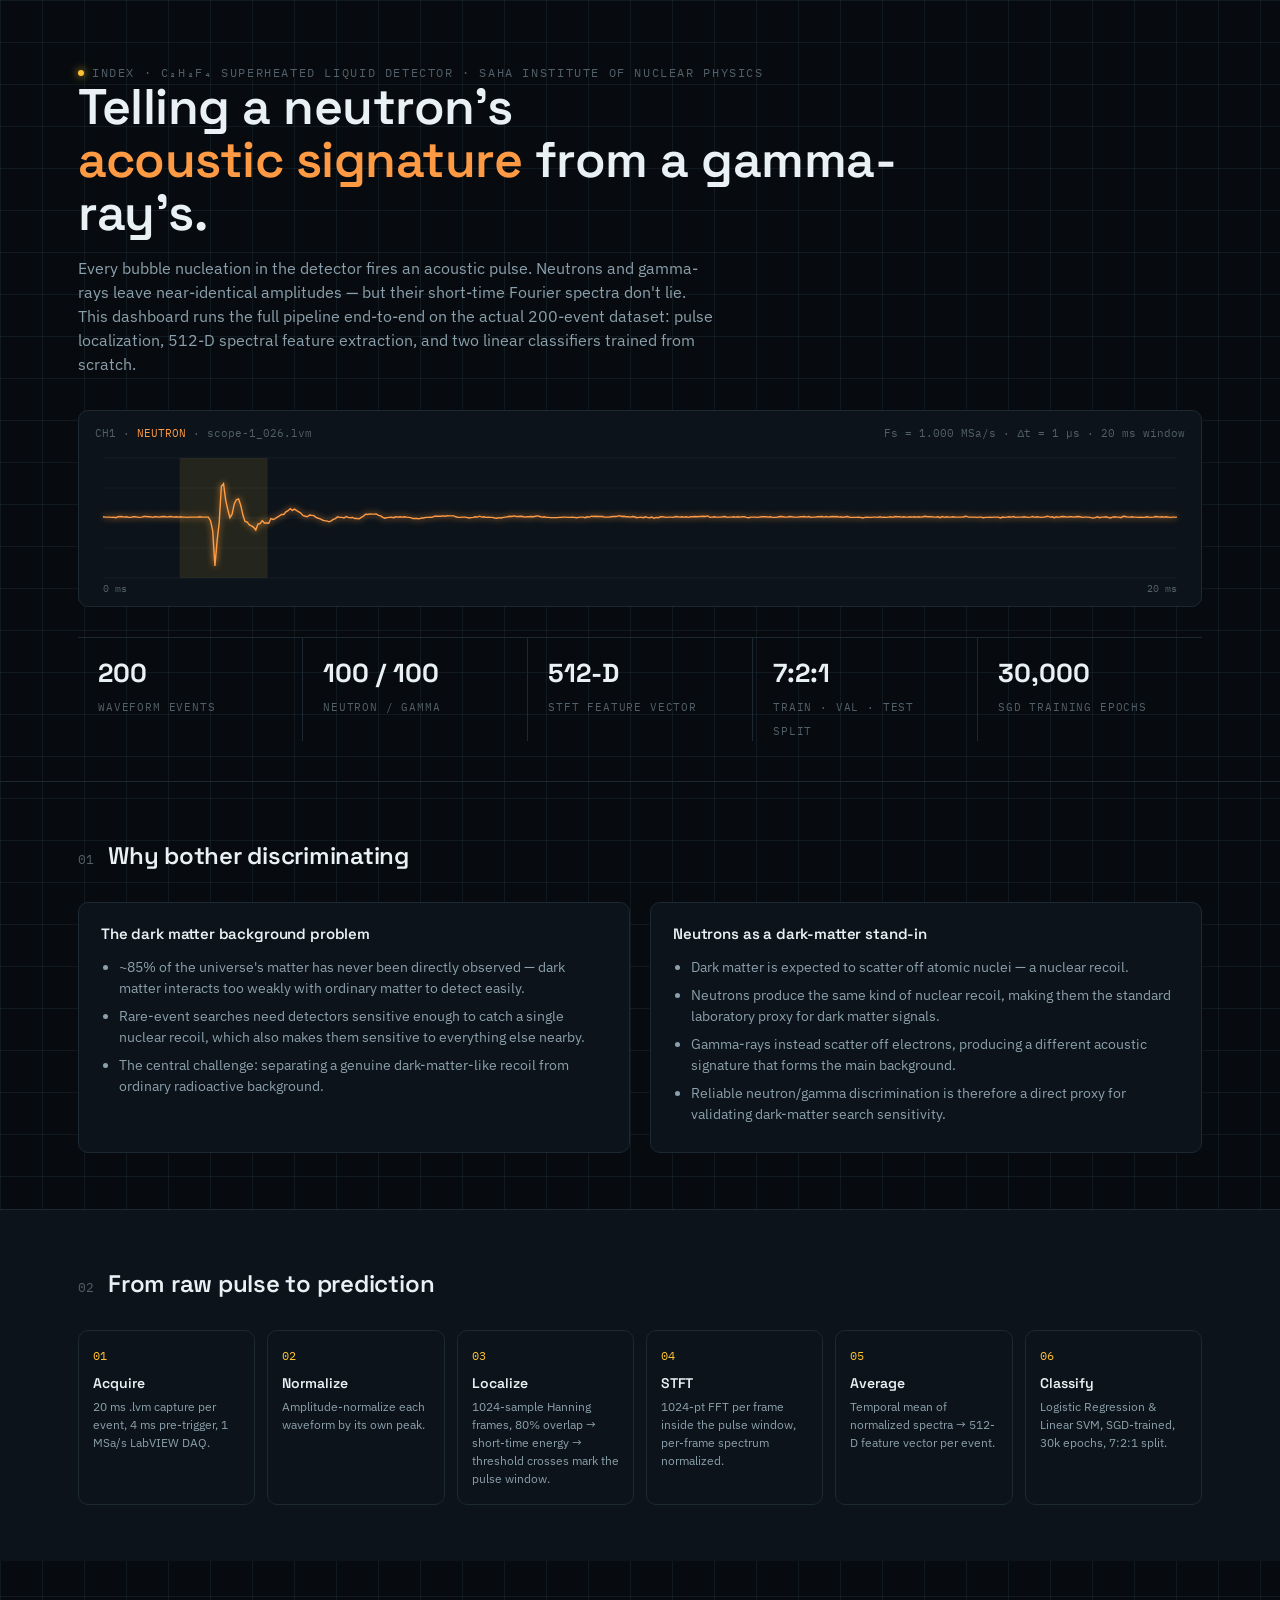
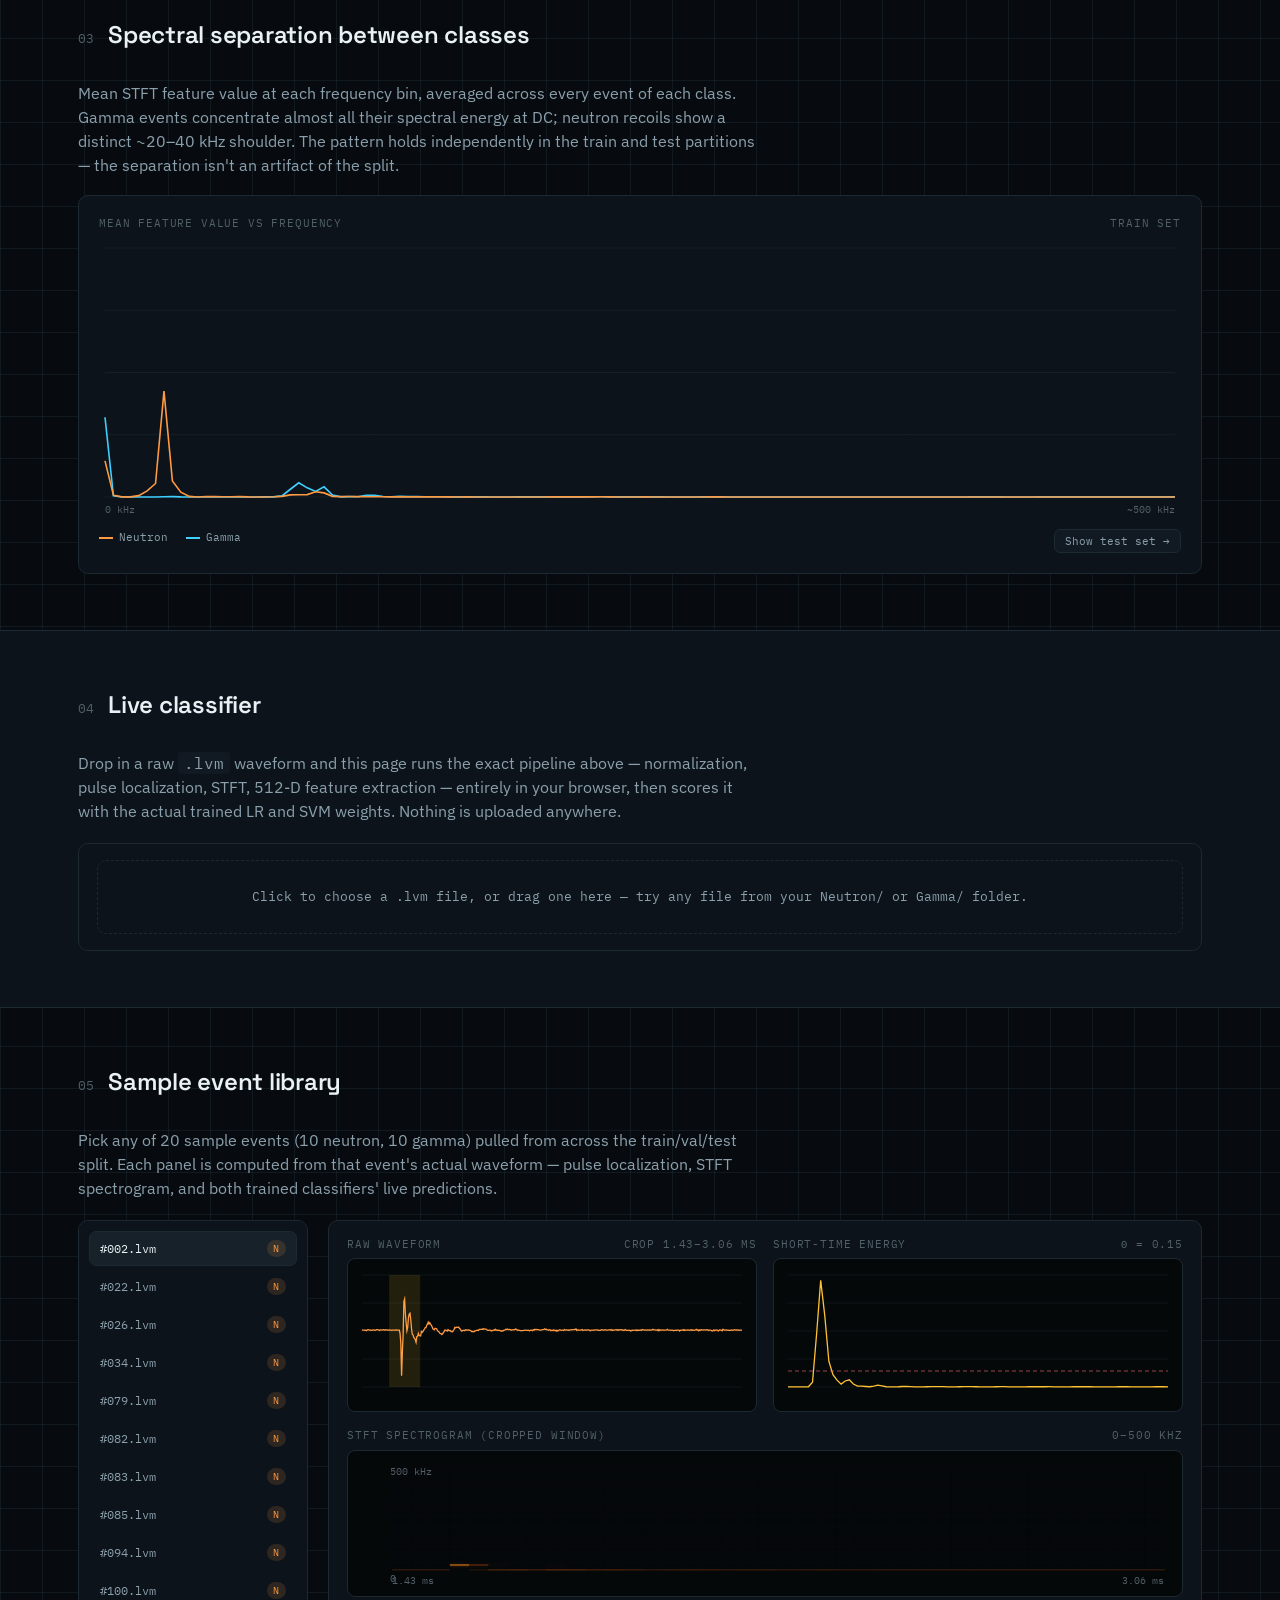
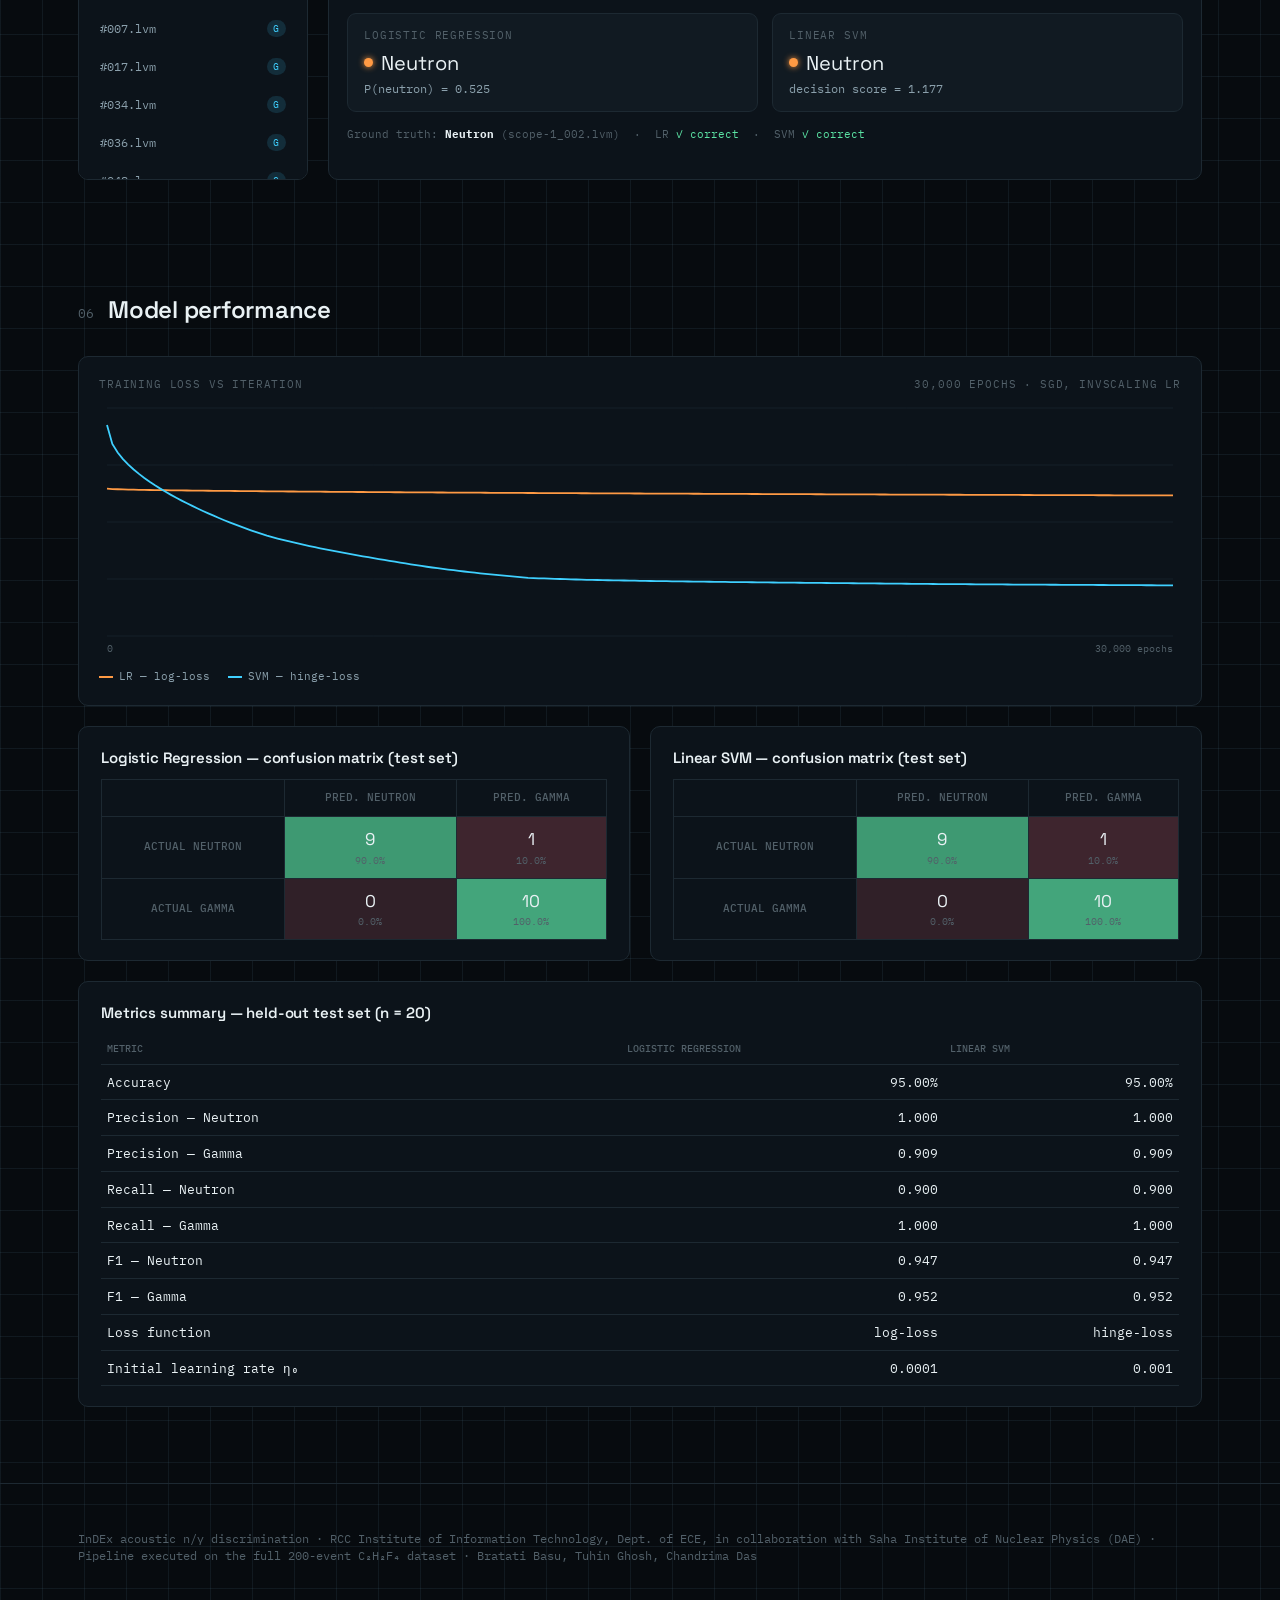
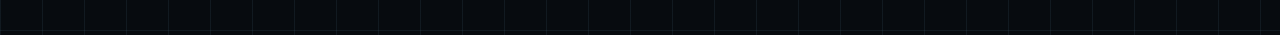
<file: index.html>
<!doctype html>
<html lang="en">
<head>
<meta charset="utf-8">
<title>InDEx n/γ Discrimination — SLD Acoustic ML Dashboard</title>
<meta name="viewport" content="width=device-width, initial-scale=1">
<link rel="stylesheet" href="style.css">
</head>
<body>

<section class="hero">
  <div class="wrap">
    <div class="eyebrow"><span class="dot"></span>InDEx&nbsp;·&nbsp;C₂H₂F₄ Superheated Liquid Detector&nbsp;·&nbsp;Saha Institute of Nuclear Physics</div>
    <h1>Telling a neutron's<br><span class="hl">acoustic signature</span> from a gamma-ray's.</h1>
    <p class="lede">Every bubble nucleation in the detector fires an acoustic pulse. Neutrons and gamma-rays leave near-identical amplitudes — but their short-time Fourier spectra don't lie. This dashboard runs the full pipeline end-to-end on the actual 200-event dataset: pulse localization, 512-D spectral feature extraction, and two linear classifiers trained from scratch.</p>

    <div class="hero-scope">
      <div class="scope-head"><span>CH1 · <span class="tag" id="heroLabel">NEUTRON</span> · scope-1_026.lvm</span><span>Fs = 1.000 MSa/s · Δt = 1 µs · 20 ms window</span></div>
      <canvas id="heroScope" width="1100" height="150"></canvas>
    </div>

    <div class="stat-row">
      <div class="stat"><b>200</b><span>Waveform events</span></div>
      <div class="stat"><b>100 / 100</b><span>Neutron / Gamma</span></div>
      <div class="stat"><b>512-D</b><span>STFT feature vector</span></div>
      <div class="stat"><b>7:2:1</b><span>Train · Val · Test split</span></div>
      <div class="stat"><b>30,000</b><span>SGD training epochs</span></div>
    </div>
  </div>
</section>

<section class="section" id="physics">
  <div class="wrap">
    <div class="section-head"><span class="idx">01</span><h2>Why bother discriminating</h2></div>
    <div class="grid-2">
      <div class="card">
        <h3>The dark matter background problem</h3>
        <ul>
          <li>~85% of the universe's matter has never been directly observed — dark matter interacts too weakly with ordinary matter to detect easily.</li>
          <li>Rare-event searches need detectors sensitive enough to catch a single nuclear recoil, which also makes them sensitive to everything else nearby.</li>
          <li>The central challenge: separating a genuine dark-matter-like recoil from ordinary radioactive background.</li>
        </ul>
      </div>
      <div class="card">
        <h3>Neutrons as a dark-matter stand-in</h3>
        <ul>
          <li>Dark matter is expected to scatter off atomic nuclei — a nuclear recoil.</li>
          <li>Neutrons produce the same kind of nuclear recoil, making them the standard laboratory proxy for dark matter signals.</li>
          <li>Gamma-rays instead scatter off electrons, producing a different acoustic signature that forms the main background.</li>
          <li>Reliable neutron/gamma discrimination is therefore a direct proxy for validating dark-matter search sensitivity.</li>
        </ul>
      </div>
    </div>
  </div>
</section>

<section class="section" id="pipeline" style="border-top:1px solid var(--line); background:var(--bg-1);">
  <div class="wrap">
    <div class="section-head"><span class="idx">02</span><h2>From raw pulse to prediction</h2></div>
    <div class="pipeline" id="pipelineSteps"></div>
  </div>
</section>

<section class="section" id="distribution">
  <div class="wrap">
    <div class="section-head"><span class="idx">03</span><h2>Spectral separation between classes</h2></div>
    <p style="margin-bottom:18px; max-width:680px;">Mean STFT feature value at each frequency bin, averaged across every event of each class. Gamma events concentrate almost all their spectral energy at DC; neutron recoils show a distinct ~20–40 kHz shoulder. The pattern holds independently in the train and test partitions — the separation isn't an artifact of the split.</p>
    <div class="chart-card">
      <div class="mini-head"><span>MEAN FEATURE VALUE vs FREQUENCY</span><span id="distToggleLabel">TRAIN SET</span></div>
      <canvas id="distChart" width="1080" height="280"></canvas>
      <div class="legend">
        <span><span class="sw" style="background:var(--neutron)"></span>Neutron</span>
        <span><span class="sw" style="background:var(--gamma)"></span>Gamma</span>
        <button id="distToggleBtn" style="margin-left:auto; background:var(--bg-2); border:1px solid var(--line); color:var(--text-dim); font-family:var(--f-mono); font-size:11px; padding:4px 10px; border-radius:6px; cursor:pointer;">Show test set →</button>
      </div>
    </div>
  </div>
</section>

<section class="section" id="live" style="border-top:1px solid var(--line); background:var(--bg-1);">
  <div class="wrap">
    <div class="section-head"><span class="idx">04</span><h2>Live classifier</h2></div>
    <p style="margin-bottom:20px; max-width:680px;">Drop in a raw <code style="font-family:var(--f-mono); background:var(--bg-2); padding:1px 6px; border-radius:4px;">.lvm</code> waveform and this page runs the exact pipeline above — normalization, pulse localization, STFT, 512-D feature extraction — entirely in your browser, then scores it with the actual trained LR and SVM weights. Nothing is uploaded anywhere.</p>
    <div class="scope-panel">
      <div id="dropZone" style="border:1.5px dashed var(--line); border-radius:9px; padding:26px; text-align:center; cursor:pointer; transition:border-color .15s;">
        <input type="file" id="fileInput" accept=".lvm,.txt" style="display:none;">
        <div style="font-family:var(--f-mono); font-size:13px; color:var(--text-dim);" id="dropLabel">
          Click to choose a .lvm file, or drag one here — try any file from your Neutron/ or Gamma/ folder.
        </div>
      </div>
      <div id="liveError" style="display:none; margin-top:12px; font-family:var(--f-mono); font-size:12.5px; color:var(--bad); background:rgba(255,107,122,0.08); border:1px solid rgba(255,107,122,0.3); padding:10px 14px; border-radius:8px;"></div>

      <div id="liveResults" style="display:none; margin-top:20px;">
        <div class="scope-grid">
          <div>
            <div class="mini-head"><span>RAW WAVEFORM</span><span id="liveCropLabel">crop —</span></div>
            <div class="mini-scope"><canvas id="liveWaveCanvas" width="520" height="180"></canvas></div>
          </div>
          <div>
            <div class="mini-head"><span>SHORT-TIME ENERGY</span><span>θ = 0.15</span></div>
            <div class="mini-scope"><canvas id="liveSteCanvas" width="520" height="180"></canvas></div>
          </div>
        </div>
        <div style="margin-top:16px;">
          <div class="mini-head"><span>STFT SPECTROGRAM</span><span>0–500 kHz</span></div>
          <div class="mini-scope"><canvas id="liveSpecCanvas" width="1080" height="170"></canvas></div>
        </div>
        <div class="predict-row">
          <div class="pred-card">
            <div class="model">Logistic Regression</div>
            <div class="out" id="liveLrOut"></div>
            <div class="conf" id="liveLrConf"></div>
          </div>
          <div class="pred-card">
            <div class="model">Linear SVM</div>
            <div class="out" id="liveSvmOut"></div>
            <div class="conf" id="liveSvmConf"></div>
          </div>
        </div>
        <div class="truth" style="display:flex; align-items:center; gap:10px; flex-wrap:wrap;">
          <span>Know the true label? <span id="liveFileName" style="color:var(--text)"></span></span>
          <select id="liveTruthSelect" style="background:var(--bg-2); color:var(--text-dim); border:1px solid var(--line); border-radius:6px; font-family:var(--f-mono); font-size:11px; padding:3px 8px;">
            <option value="">Unknown</option>
            <option value="Neutron">Neutron</option>
            <option value="Gamma">Gamma</option>
          </select>
          <span id="liveAccuracyNote"></span>
        </div>
      </div>
    </div>
  </div>
</section>

<section class="section" id="explorer" style="border-top:1px solid var(--line);">
  <div class="wrap">
    <div class="section-head"><span class="idx">05</span><h2>Sample event library</h2></div>
    <p style="margin-bottom:20px; max-width:680px;">Pick any of 20 sample events (10 neutron, 10 gamma) pulled from across the train/val/test split. Each panel is computed from that event's actual waveform — pulse localization, STFT spectrogram, and both trained classifiers' live predictions.</p>
    <div class="explorer">
      <div class="event-list" id="eventList"></div>
      <div class="scope-panel">
        <div class="scope-grid">
          <div>
            <div class="mini-head"><span>RAW WAVEFORM</span><span id="cropLabel">crop —</span></div>
            <div class="mini-scope"><canvas id="waveCanvas" width="520" height="180"></canvas></div>
          </div>
          <div>
            <div class="mini-head"><span>SHORT-TIME ENERGY</span><span>θ = 0.15</span></div>
            <div class="mini-scope"><canvas id="steCanvas" width="520" height="180"></canvas></div>
          </div>
        </div>
        <div style="margin-top:16px;">
          <div class="mini-head"><span>STFT SPECTROGRAM (cropped window)</span><span>0–500 kHz</span></div>
          <div class="mini-scope"><canvas id="specCanvas" width="1080" height="170"></canvas></div>
        </div>
        <div class="predict-row">
          <div class="pred-card">
            <div class="model">Logistic Regression</div>
            <div class="out" id="lrOut"></div>
            <div class="conf" id="lrConf"></div>
          </div>
          <div class="pred-card">
            <div class="model">Linear SVM</div>
            <div class="out" id="svmOut"></div>
            <div class="conf" id="svmConf"></div>
          </div>
        </div>
        <div class="truth" id="truthLine"></div>
      </div>
    </div>
  </div>
</section>

<section class="section" id="models">
  <div class="wrap">
    <div class="section-head"><span class="idx">06</span><h2>Model performance</h2></div>
    <div class="chart-card" style="margin-bottom:20px;">
      <div class="mini-head"><span>TRAINING LOSS vs ITERATION</span><span>30,000 epochs · SGD, invscaling lr</span></div>
      <canvas id="lossChart" width="1080" height="260"></canvas>
      <div class="legend">
        <span><span class="sw" style="background:var(--neutron)"></span>LR — log-loss</span>
        <span><span class="sw" style="background:var(--gamma)"></span>SVM — hinge-loss</span>
      </div>
    </div>
    <div class="model-grid">
      <div class="card">
        <h3>Logistic Regression — confusion matrix (test set)</h3>
        <table class="cm-table" id="cmLR"></table>
      </div>
      <div class="card">
        <h3>Linear SVM — confusion matrix (test set)</h3>
        <table class="cm-table" id="cmSVM"></table>
      </div>
    </div>
    <div class="card" style="margin-top:20px;">
      <h3>Metrics summary — held-out test set (n = <span id="ntest"></span>)</h3>
      <table class="metrics-table" id="metricsTable"></table>
    </div>
  </div>
</section>

<footer>
  <div class="wrap">
    <p>InDEx acoustic n/γ discrimination · RCC Institute of Information Technology, Dept. of ECE, in collaboration with Saha Institute of Nuclear Physics (DAE) · Pipeline executed on the full 200-event C₂H₂F₄ dataset · Bratati Basu, Tuhin Ghosh, Chandrima Das</p>
  </div>
</footer>


<!-- Data -->
<script src="js/sample_data.js"></script>
<script src="js/model_weights.js"></script>
<!-- Pipeline -->
<script src="js/preprocessing.js"></script>
<script src="js/model.js"></script>
<!-- UI -->
<script src="js/app.js"></script>
</body>
</html>
</file>
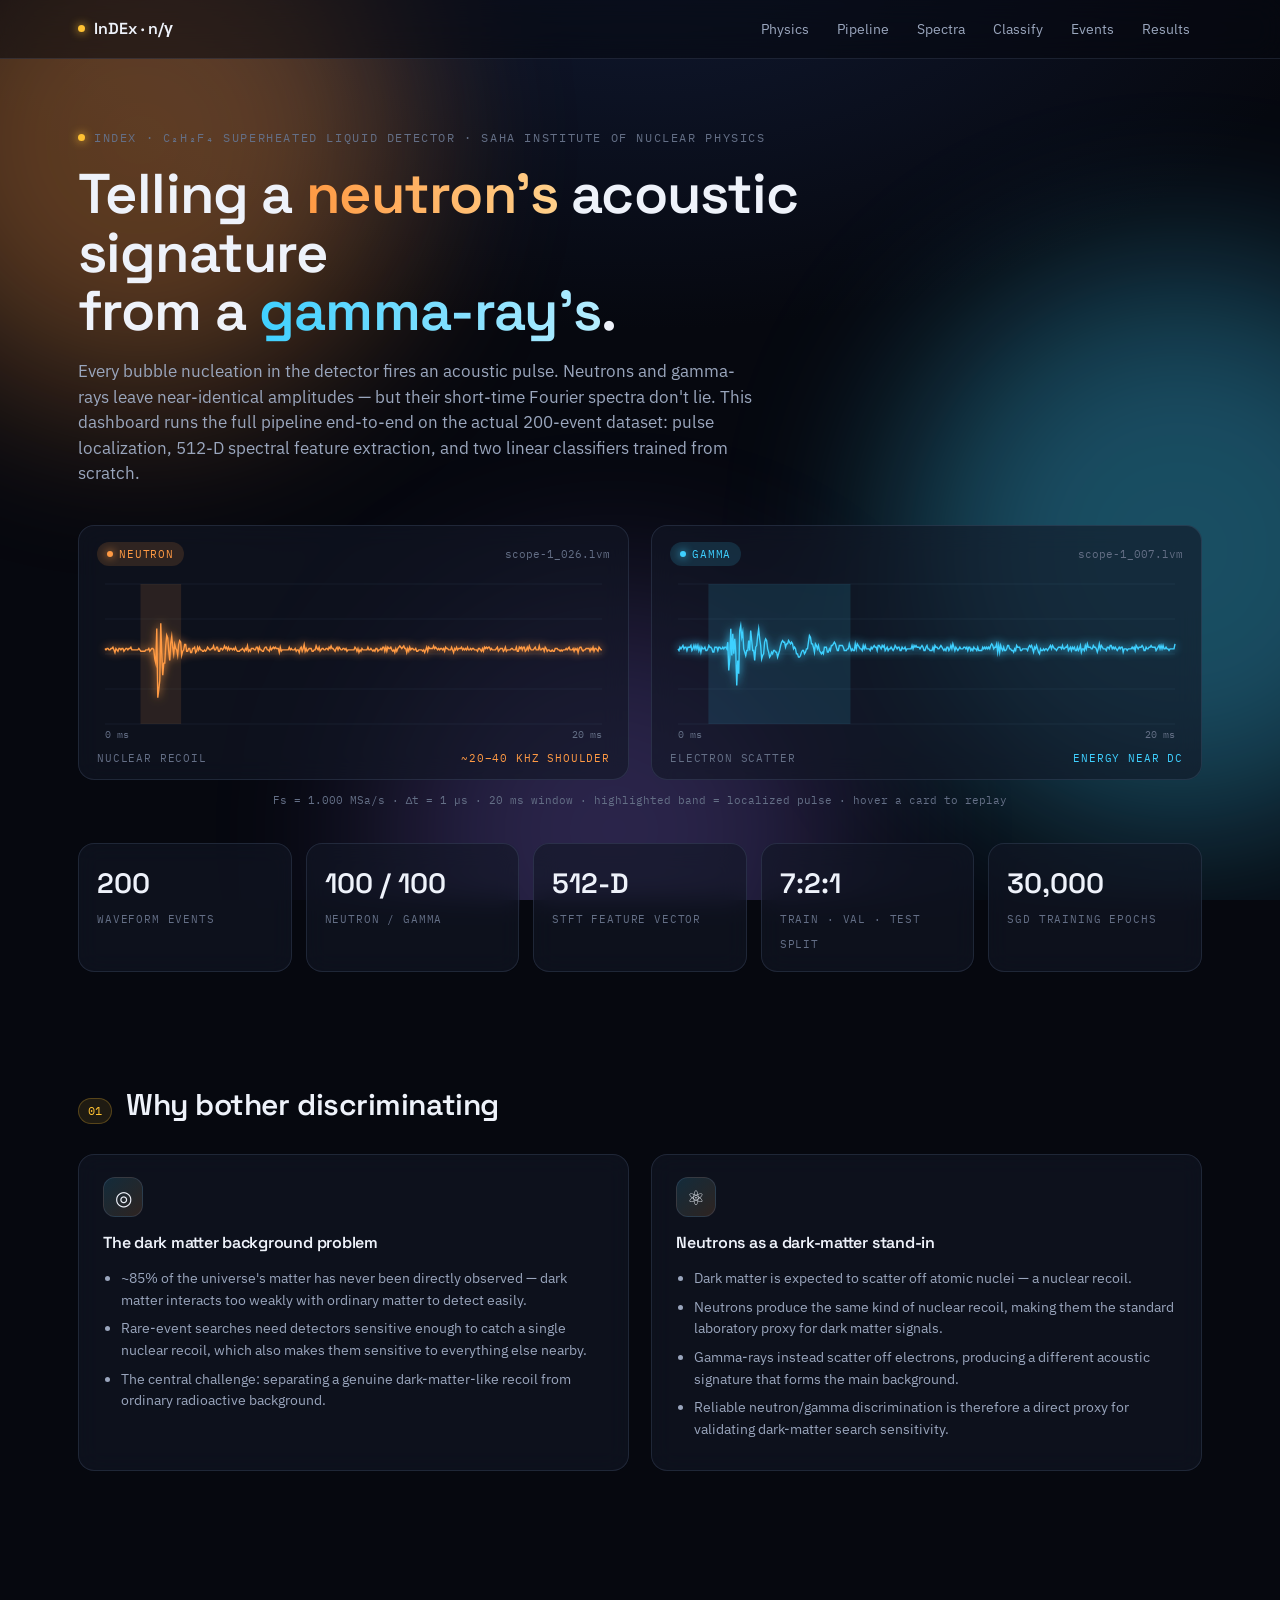
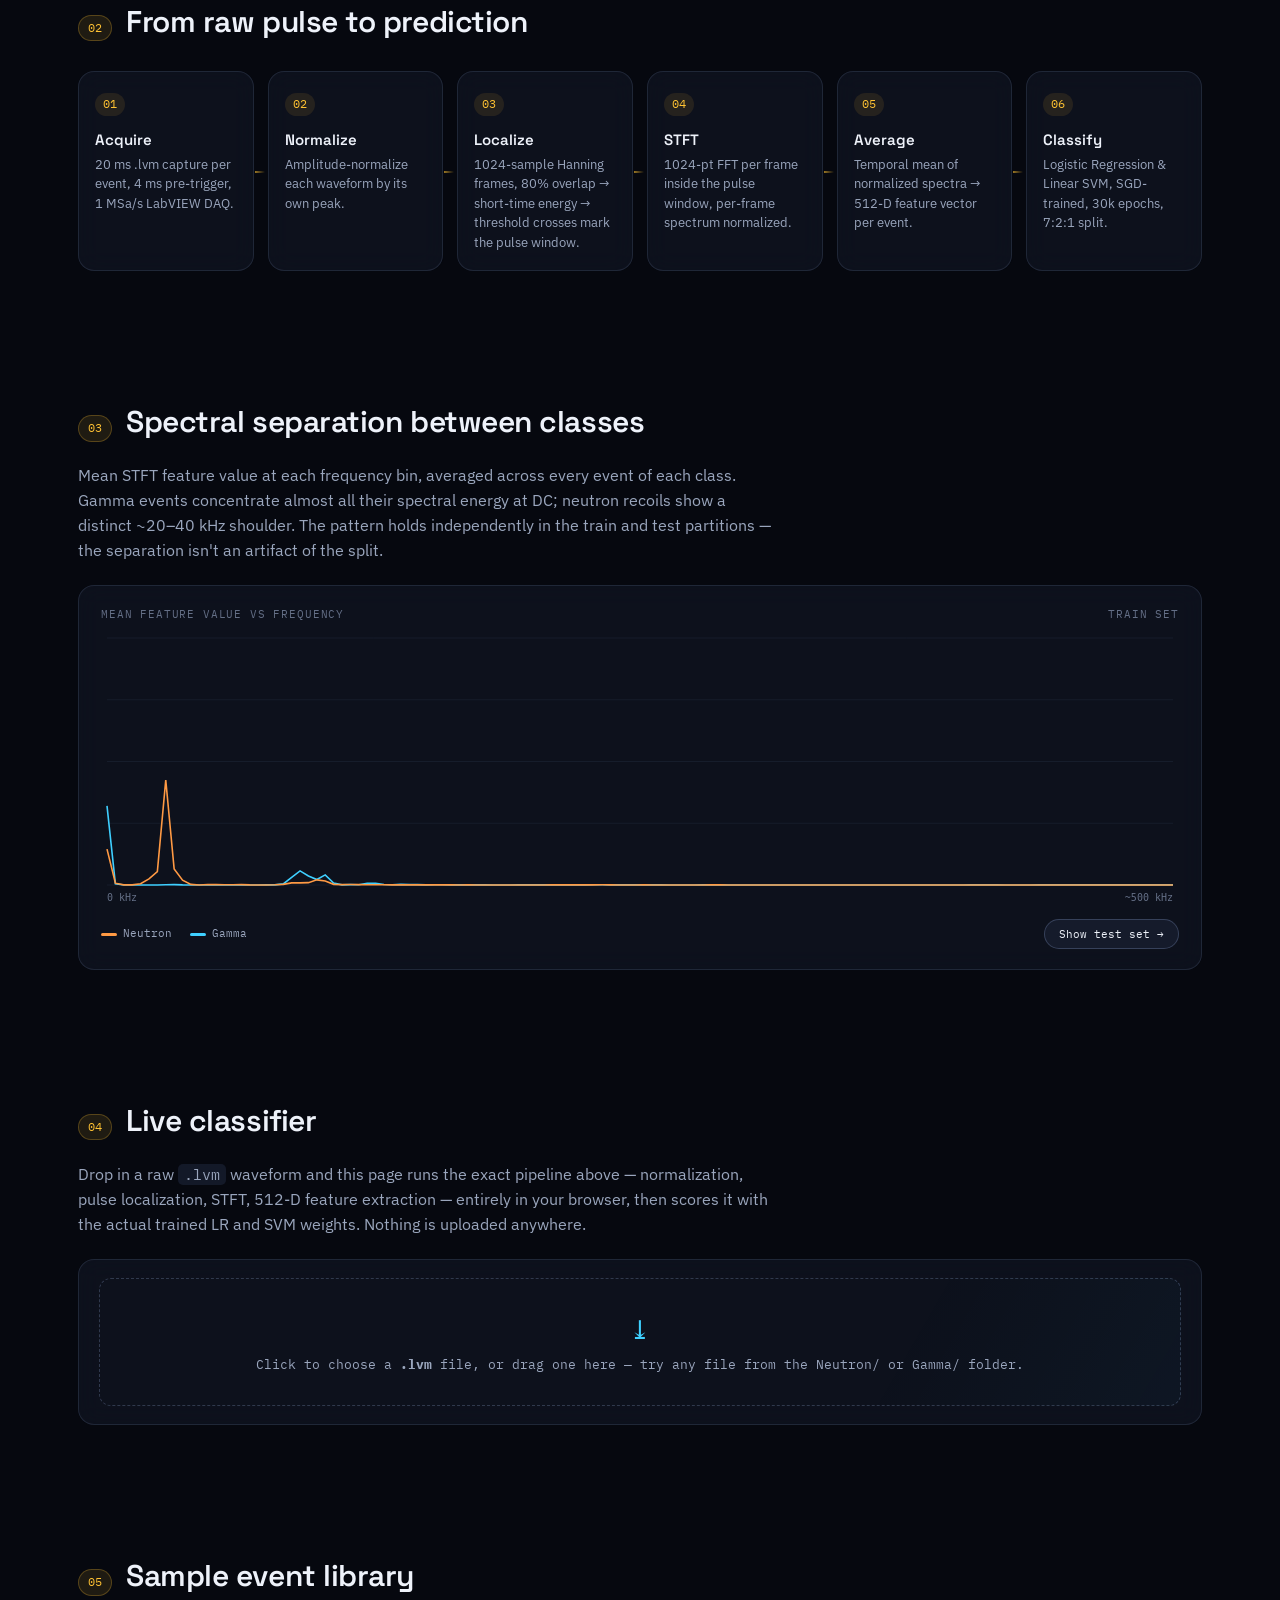
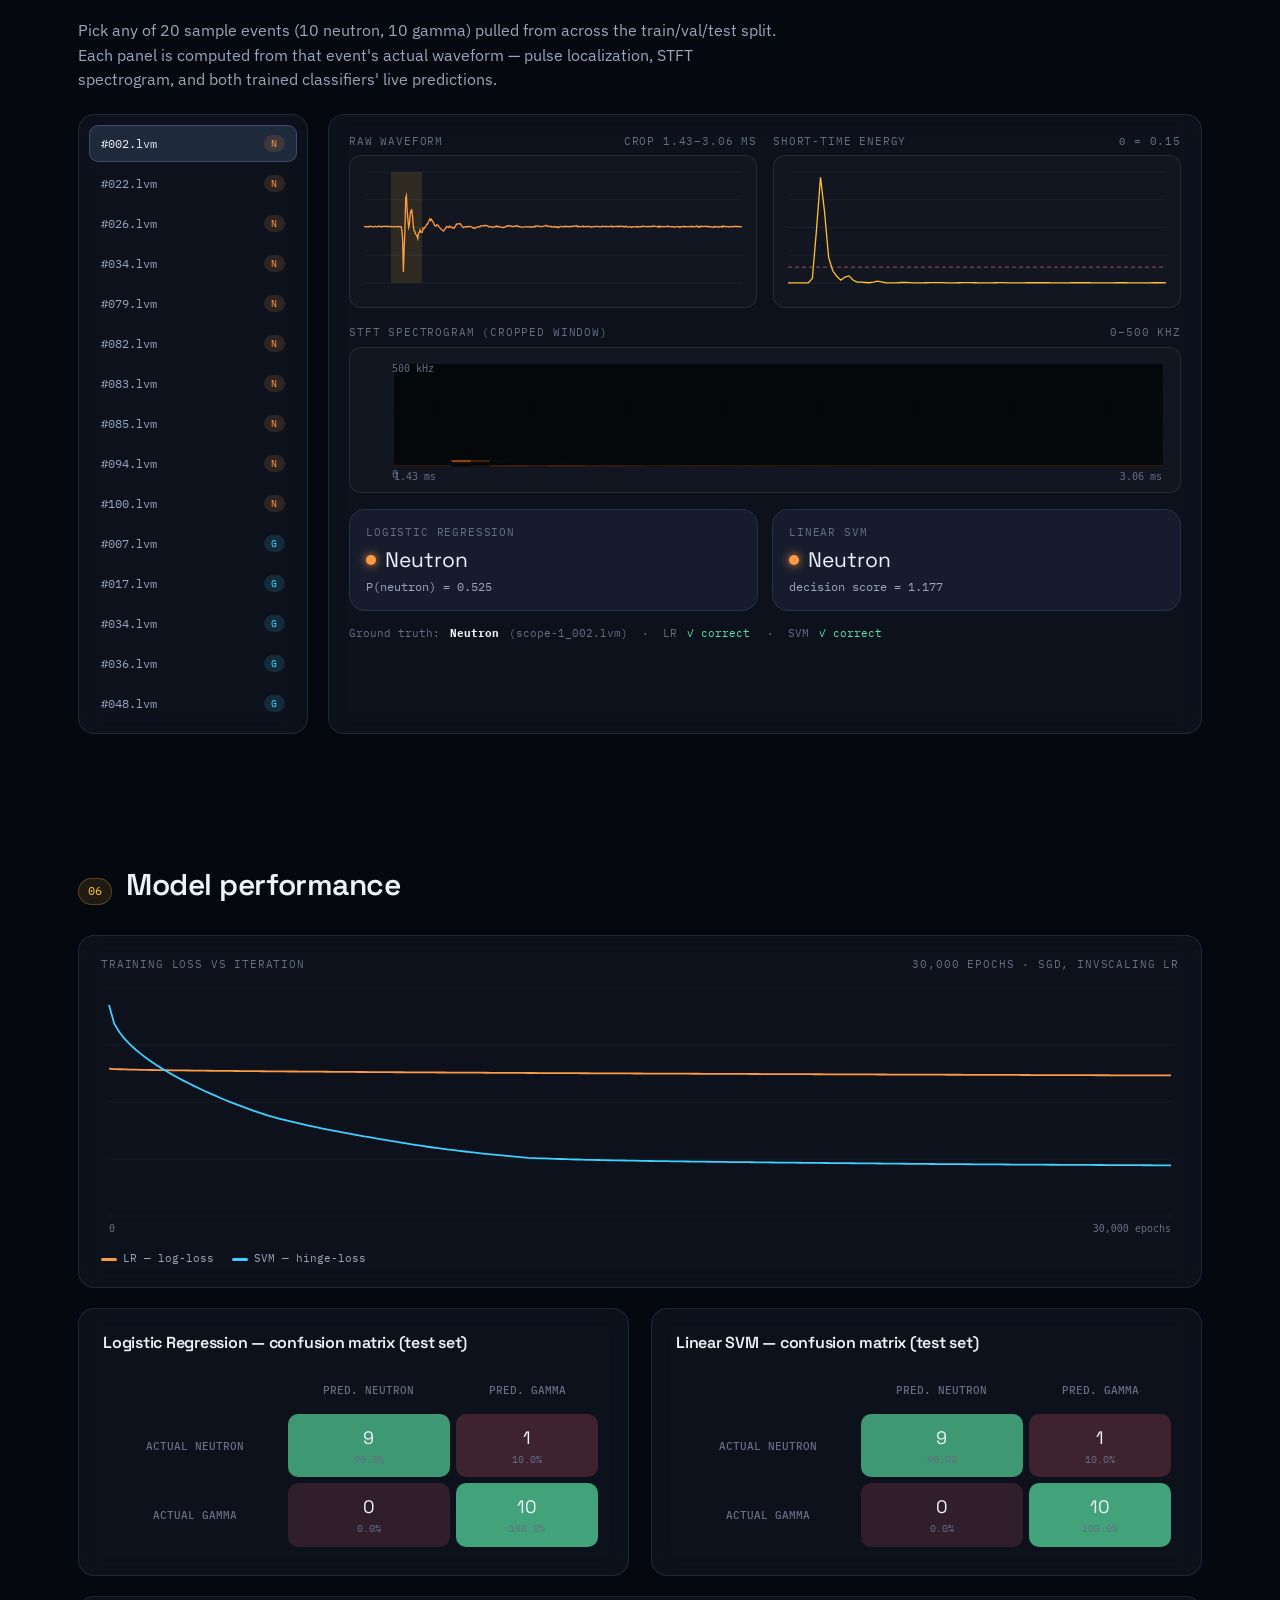
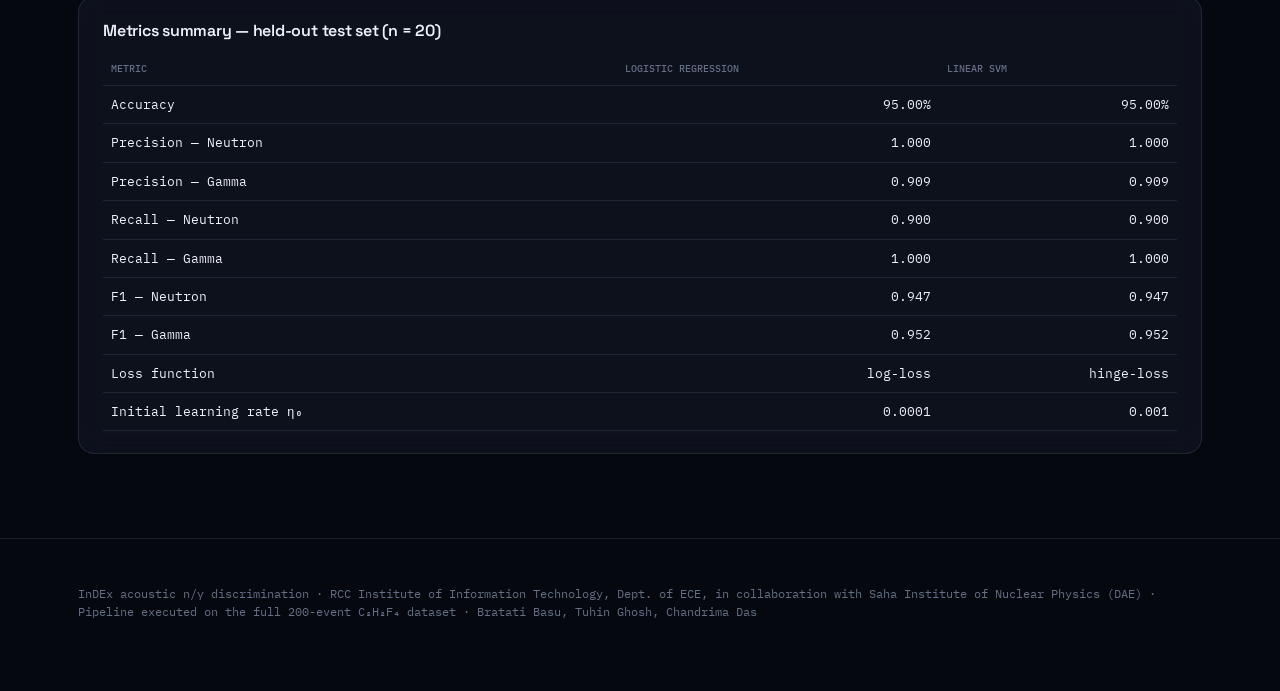
<file: web_app/index.html>
<!doctype html>
<html lang="en">
<head>
<meta charset="utf-8">
<title>InDEx n/γ Discrimination — SLD Acoustic ML Dashboard</title>
<meta name="viewport" content="width=device-width, initial-scale=1">
<link rel="stylesheet" href="style.css">
<script>document.documentElement.classList.add('js');</script>
</head>
<body>

<!-- animated background -->
<div class="bg-aurora" aria-hidden="true">
  <span class="blob b1"></span><span class="blob b2"></span><span class="blob b3"></span>
</div>

<nav class="topnav">
  <div class="wrap nav-inner">
    <a class="brand" href="#top"><span class="dot"></span>InDEx · n/γ</a>
    <div class="nav-links">
      <a href="#physics">Physics</a>
      <a href="#pipeline">Pipeline</a>
      <a href="#distribution">Spectra</a>
      <a href="#live">Classify</a>
      <a href="#explorer">Events</a>
      <a href="#models">Results</a>
    </div>
  </div>
</nav>

<section class="hero" id="top">
  <div class="wrap">
    <div class="eyebrow reveal"><span class="dot"></span>InDEx&nbsp;·&nbsp;C₂H₂F₄ Superheated Liquid Detector&nbsp;·&nbsp;Saha Institute of Nuclear Physics</div>
    <h1 class="reveal">Telling a <span class="hl-n">neutron's</span> acoustic signature<br>from a <span class="hl-g">gamma-ray's</span>.</h1>
    <p class="lede reveal">Every bubble nucleation in the detector fires an acoustic pulse. Neutrons and gamma-rays leave near-identical amplitudes — but their short-time Fourier spectra don't lie. This dashboard runs the full pipeline end-to-end on the actual 200-event dataset: pulse localization, 512-D spectral feature extraction, and two linear classifiers trained from scratch.</p>

    <div class="hero-signals">
      <div class="sig-card neutron glow-card reveal" id="heroNeutronCard">
        <div class="sig-head">
          <span class="tagchip neutron">Neutron</span>
          <span class="sig-file" id="heroNeutronFile">—</span>
        </div>
        <canvas id="heroNeutron" class="sig-canvas"></canvas>
        <div class="sig-foot"><span>Nuclear recoil</span><span>~20–40 kHz shoulder</span></div>
      </div>
      <div class="sig-card gamma glow-card reveal" id="heroGammaCard">
        <div class="sig-head">
          <span class="tagchip gamma">Gamma</span>
          <span class="sig-file" id="heroGammaFile">—</span>
        </div>
        <canvas id="heroGamma" class="sig-canvas"></canvas>
        <div class="sig-foot"><span>Electron scatter</span><span>Energy near DC</span></div>
      </div>
    </div>
    <div class="sig-meta reveal">Fs = 1.000 MSa/s · Δt = 1 µs · 20 ms window · highlighted band = localized pulse · hover a card to replay</div>

    <div class="stat-row">
      <div class="stat glow-card reveal"><b data-count="200">200</b><span>Waveform events</span></div>
      <div class="stat glow-card reveal"><b>100 / 100</b><span>Neutron / Gamma</span></div>
      <div class="stat glow-card reveal"><b data-count="512" data-suffix="-D">512-D</b><span>STFT feature vector</span></div>
      <div class="stat glow-card reveal"><b>7:2:1</b><span>Train · Val · Test split</span></div>
      <div class="stat glow-card reveal"><b data-count="30000">30,000</b><span>SGD training epochs</span></div>
    </div>
  </div>
</section>

<section class="section" id="physics">
  <div class="wrap">
    <div class="section-head reveal"><span class="idx">01</span><h2>Why bother discriminating</h2></div>
    <div class="grid-2">
      <div class="card glow-card reveal">
        <div class="card-icon">◎</div>
        <h3>The dark matter background problem</h3>
        <ul>
          <li>~85% of the universe's matter has never been directly observed — dark matter interacts too weakly with ordinary matter to detect easily.</li>
          <li>Rare-event searches need detectors sensitive enough to catch a single nuclear recoil, which also makes them sensitive to everything else nearby.</li>
          <li>The central challenge: separating a genuine dark-matter-like recoil from ordinary radioactive background.</li>
        </ul>
      </div>
      <div class="card glow-card reveal">
        <div class="card-icon">⚛</div>
        <h3>Neutrons as a dark-matter stand-in</h3>
        <ul>
          <li>Dark matter is expected to scatter off atomic nuclei — a nuclear recoil.</li>
          <li>Neutrons produce the same kind of nuclear recoil, making them the standard laboratory proxy for dark matter signals.</li>
          <li>Gamma-rays instead scatter off electrons, producing a different acoustic signature that forms the main background.</li>
          <li>Reliable neutron/gamma discrimination is therefore a direct proxy for validating dark-matter search sensitivity.</li>
        </ul>
      </div>
    </div>
  </div>
</section>

<section class="section" id="pipeline">
  <div class="wrap">
    <div class="section-head reveal"><span class="idx">02</span><h2>From raw pulse to prediction</h2></div>
    <div class="pipeline" id="pipelineSteps"></div>
  </div>
</section>

<section class="section" id="distribution">
  <div class="wrap">
    <div class="section-head reveal"><span class="idx">03</span><h2>Spectral separation between classes</h2></div>
    <p class="section-lede reveal">Mean STFT feature value at each frequency bin, averaged across every event of each class. Gamma events concentrate almost all their spectral energy at DC; neutron recoils show a distinct ~20–40 kHz shoulder. The pattern holds independently in the train and test partitions — the separation isn't an artifact of the split.</p>
    <div class="chart-card glow-card reveal">
      <div class="mini-head"><span>MEAN FEATURE VALUE vs FREQUENCY</span><span id="distToggleLabel">TRAIN SET</span></div>
      <canvas id="distChart" width="1080" height="280"></canvas>
      <div class="legend">
        <span><span class="sw" style="background:var(--neutron)"></span>Neutron</span>
        <span><span class="sw" style="background:var(--gamma)"></span>Gamma</span>
        <button id="distToggleBtn" class="btn">Show test set →</button>
      </div>
    </div>
  </div>
</section>

<section class="section" id="live">
  <div class="wrap">
    <div class="section-head reveal"><span class="idx">04</span><h2>Live classifier</h2></div>
    <p class="section-lede reveal">Drop in a raw <code>.lvm</code> waveform and this page runs the exact pipeline above — normalization, pulse localization, STFT, 512-D feature extraction — entirely in your browser, then scores it with the actual trained LR and SVM weights. Nothing is uploaded anywhere.</p>
    <div class="scope-panel glow-card reveal">
      <div id="dropZone" class="dropzone">
        <input type="file" id="fileInput" accept=".lvm,.txt" hidden>
        <div class="drop-icon">⤓</div>
        <div id="dropLabel">Click to choose a <b>.lvm</b> file, or drag one here — try any file from the Neutron/ or Gamma/ folder.</div>
      </div>
      <div id="liveError" class="error-box" style="display:none;"></div>

      <div id="liveResults" style="display:none; margin-top:20px;">
        <div class="scope-grid">
          <div>
            <div class="mini-head"><span>RAW WAVEFORM</span><span id="liveCropLabel">crop —</span></div>
            <div class="mini-scope"><canvas id="liveWaveCanvas" width="520" height="180"></canvas></div>
          </div>
          <div>
            <div class="mini-head"><span>SHORT-TIME ENERGY</span><span>θ = 0.15</span></div>
            <div class="mini-scope"><canvas id="liveSteCanvas" width="520" height="180"></canvas></div>
          </div>
        </div>
        <div style="margin-top:16px;">
          <div class="mini-head"><span>STFT SPECTROGRAM</span><span>0–500 kHz</span></div>
          <div class="mini-scope"><canvas id="liveSpecCanvas" width="1080" height="170"></canvas></div>
        </div>
        <div class="predict-row">
          <div class="pred-card glow-card">
            <div class="model">Logistic Regression</div>
            <div class="out" id="liveLrOut"></div>
            <div class="conf" id="liveLrConf"></div>
          </div>
          <div class="pred-card glow-card">
            <div class="model">Linear SVM</div>
            <div class="out" id="liveSvmOut"></div>
            <div class="conf" id="liveSvmConf"></div>
          </div>
        </div>
        <div class="truth">
          <span>Know the true label? <span id="liveFileName" style="color:var(--text)"></span></span>
          <select id="liveTruthSelect" class="select">
            <option value="">Unknown</option>
            <option value="Neutron">Neutron</option>
            <option value="Gamma">Gamma</option>
          </select>
          <span id="liveAccuracyNote"></span>
        </div>
      </div>
    </div>
  </div>
</section>

<section class="section" id="explorer">
  <div class="wrap">
    <div class="section-head reveal"><span class="idx">05</span><h2>Sample event library</h2></div>
    <p class="section-lede reveal">Pick any of 20 sample events (10 neutron, 10 gamma) pulled from across the train/val/test split. Each panel is computed from that event's actual waveform — pulse localization, STFT spectrogram, and both trained classifiers' live predictions.</p>
    <div class="explorer reveal">
      <div class="event-list" id="eventList"></div>
      <div class="scope-panel glow-card">
        <div class="scope-grid">
          <div>
            <div class="mini-head"><span>RAW WAVEFORM</span><span id="cropLabel">crop —</span></div>
            <div class="mini-scope"><canvas id="waveCanvas" width="520" height="180"></canvas></div>
          </div>
          <div>
            <div class="mini-head"><span>SHORT-TIME ENERGY</span><span>θ = 0.15</span></div>
            <div class="mini-scope"><canvas id="steCanvas" width="520" height="180"></canvas></div>
          </div>
        </div>
        <div style="margin-top:16px;">
          <div class="mini-head"><span>STFT SPECTROGRAM (cropped window)</span><span>0–500 kHz</span></div>
          <div class="mini-scope"><canvas id="specCanvas" width="1080" height="170"></canvas></div>
        </div>
        <div class="predict-row">
          <div class="pred-card glow-card">
            <div class="model">Logistic Regression</div>
            <div class="out" id="lrOut"></div>
            <div class="conf" id="lrConf"></div>
          </div>
          <div class="pred-card glow-card">
            <div class="model">Linear SVM</div>
            <div class="out" id="svmOut"></div>
            <div class="conf" id="svmConf"></div>
          </div>
        </div>
        <div class="truth" id="truthLine"></div>
      </div>
    </div>
  </div>
</section>

<section class="section" id="models">
  <div class="wrap">
    <div class="section-head reveal"><span class="idx">06</span><h2>Model performance</h2></div>
    <div class="chart-card glow-card reveal" style="margin-bottom:20px;">
      <div class="mini-head"><span>TRAINING LOSS vs ITERATION</span><span>30,000 epochs · SGD, invscaling lr</span></div>
      <canvas id="lossChart" width="1080" height="260"></canvas>
      <div class="legend">
        <span><span class="sw" style="background:var(--neutron)"></span>LR — log-loss</span>
        <span><span class="sw" style="background:var(--gamma)"></span>SVM — hinge-loss</span>
      </div>
    </div>
    <div class="model-grid">
      <div class="card glow-card reveal">
        <h3>Logistic Regression — confusion matrix (test set)</h3>
        <table class="cm-table" id="cmLR"></table>
      </div>
      <div class="card glow-card reveal">
        <h3>Linear SVM — confusion matrix (test set)</h3>
        <table class="cm-table" id="cmSVM"></table>
      </div>
    </div>
    <div class="card glow-card reveal" style="margin-top:20px;">
      <h3>Metrics summary — held-out test set (n = <span id="ntest"></span>)</h3>
      <table class="metrics-table" id="metricsTable"></table>
    </div>
  </div>
</section>

<footer>
  <div class="wrap">
    <p>InDEx acoustic n/γ discrimination · RCC Institute of Information Technology, Dept. of ECE, in collaboration with Saha Institute of Nuclear Physics (DAE) · Pipeline executed on the full 200-event C₂H₂F₄ dataset · Bratati Basu, Tuhin Ghosh, Chandrima Das</p>
  </div>
</footer>


<!-- Data -->
<script src="js/sample_data.js"></script>
<script src="js/model_weights.js"></script>
<!-- Pipeline -->
<script src="js/preprocessing.js"></script>
<script src="js/model.js"></script>
<!-- UI -->
<script src="js/app.js"></script>
</body>
</html>
</file>
<file: style.css>
@import url('https://fonts.googleapis.com/css2?family=Space+Grotesk:wght@400;500;600;700&family=IBM+Plex+Sans:wght@400;500;600&family=IBM+Plex+Mono:wght@400;500;600&display=swap');

:root{
  --bg:#070b0f;
  --bg-1:#0c131a;
  --bg-2:#111a22;
  --bg-3:#16212a;
  --line:#1d2932;
  --line-soft:rgba(140,200,230,0.08);
  --text:#e9f1f4;
  --text-dim:#8ba0ac;
  --text-faint:#526069;
  --neutron:#ff9a44;
  --neutron-soft:rgba(255,154,68,0.14);
  --gamma:#3fd0ff;
  --gamma-soft:rgba(63,208,255,0.14);
  --amber:#ffc233;
  --good:#5be3a4;
  --bad:#ff6b7a;
  --f-display:'Space Grotesk',sans-serif;
  --f-body:'IBM Plex Sans',sans-serif;
  --f-mono:'IBM Plex Mono',monospace;
}
*{box-sizing:border-box;}
html{scroll-behavior:smooth;}
body{
  margin:0; background:var(--bg); color:var(--text);
  font-family:var(--f-body); line-height:1.5;
  background-image:
    linear-gradient(var(--line-soft) 1px, transparent 1px),
    linear-gradient(90deg, var(--line-soft) 1px, transparent 1px);
  background-size: 42px 42px;
}
::selection{background:var(--amber); color:#111;}
a{color:var(--gamma);}
.wrap{max-width:1180px; margin:0 auto; padding:0 28px;}
.eyebrow{
  font-family:var(--f-mono); text-transform:uppercase; letter-spacing:.14em;
  font-size:11.5px; color:var(--text-faint); display:flex; align-items:center; gap:8px;
}
.eyebrow .dot{width:6px;height:6px;border-radius:50%;background:var(--amber); box-shadow:0 0 8px var(--amber); animation:blink 1.6s infinite;}
@keyframes blink{0%,100%{opacity:1;}50%{opacity:.25;}}
h1,h2,h3{font-family:var(--f-display); font-weight:600; margin:0; letter-spacing:-0.01em;}
p{color:var(--text-dim); margin:.5em 0 0;}

/* ---------- HERO ---------- */
.hero{position:relative; padding:64px 0 40px; overflow:hidden; border-bottom:1px solid var(--line);}
.hero .wrap{position:relative; z-index:2;}
.hero h1{font-size:clamp(30px,4.4vw,50px); line-height:1.06; max-width:900px;}
.hero h1 .hl{color:var(--neutron);}
.hero .lede{max-width:640px; font-size:16px; margin-top:16px;}
.hero-scope{
  margin-top:34px; border:1px solid var(--line); border-radius:10px; background:var(--bg-1);
  padding:14px 16px 8px; position:relative;
}
.scope-head{display:flex; justify-content:space-between; align-items:center; font-family:var(--f-mono); font-size:11px; color:var(--text-faint); margin-bottom:6px;}
.scope-head span.tag{color:var(--amber);}
canvas#heroScope{width:100%; height:150px; display:block;}
.stat-row{display:flex; flex-wrap:wrap; gap:0; margin-top:30px; border-top:1px solid var(--line);}
.stat{flex:1; min-width:140px; padding:16px 20px 0; border-right:1px solid var(--line);}
.stat:last-child{border-right:none;}
.stat b{font-family:var(--f-display); font-size:26px; display:block;}
.stat span{font-family:var(--f-mono); font-size:10.5px; text-transform:uppercase; letter-spacing:.08em; color:var(--text-faint);}

/* ---------- SECTION generic ---------- */
.section{padding:56px 0;}
.section-head{display:flex; align-items:baseline; gap:14px; margin-bottom:28px;}
.section-head h2{font-size:24px;}
.section-head .idx{font-family:var(--f-mono); color:var(--text-faint); font-size:13px;}
.grid-2{display:grid; grid-template-columns:1fr 1fr; gap:20px;}
.card{background:var(--bg-1); border:1px solid var(--line); border-radius:10px; padding:20px 22px;}
.card h3{font-size:15px; color:var(--text);}
.card ul{margin:12px 0 0; padding-left:18px; color:var(--text-dim); font-size:14px;}
.card li{margin-bottom:7px;}
.card.neutron{border-color:rgba(255,154,68,.25);}
.card.gamma{border-color:rgba(63,208,255,.25);}
.tagchip{display:inline-block; font-family:var(--f-mono); font-size:10.5px; text-transform:uppercase; letter-spacing:.07em; padding:3px 8px; border-radius:20px; margin-bottom:10px;}
.tagchip.neutron{color:var(--neutron); background:var(--neutron-soft);}
.tagchip.gamma{color:var(--gamma); background:var(--gamma-soft);}

/* ---------- PIPELINE ---------- */
.pipeline{display:grid; grid-template-columns:repeat(6,1fr); gap:12px;}
.pstep{background:var(--bg-1); border:1px solid var(--line); border-radius:10px; padding:16px 14px; position:relative;}
.pstep .pn{font-family:var(--f-mono); color:var(--amber); font-size:12px;}
.pstep h4{font-family:var(--f-display); font-size:14px; margin:8px 0 4px; font-weight:600;}
.pstep p{font-size:12px; margin-top:2px; color:var(--text-dim);}
.pipeline-arrow{display:none;}
@media(max-width:1000px){.pipeline{grid-template-columns:repeat(2,1fr);}}

/* ---------- Distribution chart ---------- */
.chart-card{background:var(--bg-1); border:1px solid var(--line); border-radius:10px; padding:20px;}
.legend{display:flex; gap:18px; font-family:var(--f-mono); font-size:11px; color:var(--text-dim); margin-top:10px;}
.legend .sw{display:inline-block; width:14px; height:2px; margin-right:6px; vertical-align:middle;}

/* ---------- EXPLORER ---------- */
.explorer{display:grid; grid-template-columns:230px 1fr; gap:20px;}
.event-list{background:var(--bg-1); border:1px solid var(--line); border-radius:10px; padding:10px; max-height:560px; overflow-y:auto;}
.event-item{
  width:100%; text-align:left; background:transparent; border:1px solid transparent; color:var(--text-dim);
  font-family:var(--f-mono); font-size:12px; padding:8px 10px; border-radius:7px; cursor:pointer; margin-bottom:3px;
  display:flex; justify-content:space-between; align-items:center;
}
.event-item:hover{background:var(--bg-2);}
.event-item.active{background:var(--bg-3); border-color:var(--line); color:var(--text);}
.event-item .cls{font-size:9.5px; text-transform:uppercase; letter-spacing:.06em; padding:2px 6px; border-radius:10px;}
.event-item .cls.neutron{background:var(--neutron-soft); color:var(--neutron);}
.event-item .cls.gamma{background:var(--gamma-soft); color:var(--gamma);}
.scope-panel{background:var(--bg-1); border:1px solid var(--line); border-radius:10px; padding:16px 18px;}
.scope-grid{display:grid; grid-template-columns:1fr 1fr; gap:16px;}
.mini-head{font-family:var(--f-mono); font-size:10.5px; text-transform:uppercase; letter-spacing:.08em; color:var(--text-faint); margin-bottom:6px; display:flex; justify-content:space-between;}
.mini-scope{border:1px solid var(--line); border-radius:8px; background:#050809; padding:8px;}
canvas{display:block; width:100%;}
.predict-row{display:flex; gap:14px; margin-top:16px; flex-wrap:wrap;}
.pred-card{flex:1; min-width:210px; background:var(--bg-2); border:1px solid var(--line); border-radius:9px; padding:14px 16px;}
.pred-card .model{font-family:var(--f-mono); font-size:10.5px; color:var(--text-faint); text-transform:uppercase; letter-spacing:.08em;}
.pred-card .out{font-family:var(--f-display); font-size:20px; margin-top:4px; display:flex; align-items:center; gap:8px;}
.pred-card .conf{font-family:var(--f-mono); font-size:11.5px; color:var(--text-dim); margin-top:2px;}
.badge{display:inline-block; width:9px; height:9px; border-radius:50%;}
.badge.neutron{background:var(--neutron); box-shadow:0 0 6px var(--neutron);}
.badge.gamma{background:var(--gamma); box-shadow:0 0 6px var(--gamma);}
.truth{font-family:var(--f-mono); font-size:11px; color:var(--text-faint); margin-top:14px;}
.truth b{color:var(--text);}
.ok{color:var(--good);} .bad{color:var(--bad);}

/* ---------- MODELS ---------- */
.model-grid{display:grid; grid-template-columns:1fr 1fr; gap:20px;}
.cm-table{border-collapse:collapse; width:100%; margin-top:10px; font-family:var(--f-mono); font-size:12px;}
.cm-table td, .cm-table th{border:1px solid var(--line); padding:10px; text-align:center;}
.cm-table th{color:var(--text-faint); font-weight:500; font-size:10.5px; text-transform:uppercase;}
.cm-cell{font-family:var(--f-display); font-size:17px;}
.metrics-table{width:100%; border-collapse:collapse; font-family:var(--f-mono); font-size:12.5px; margin-top:8px;}
.metrics-table td, .metrics-table th{padding:8px 6px; border-bottom:1px solid var(--line); text-align:left;}
.metrics-table th{color:var(--text-faint); font-weight:500; text-transform:uppercase; font-size:10px;}
.metrics-table td.num{text-align:right; font-family:var(--f-mono);}

footer{padding:40px 0 70px; border-top:1px solid var(--line); margin-top:20px;}
footer p{font-family:var(--f-mono); font-size:11.5px; color:var(--text-faint);}

@media(max-width:800px){
  .grid-2, .model-grid{grid-template-columns:1fr;}
  .explorer{grid-template-columns:1fr;}
  .scope-grid{grid-template-columns:1fr;}
  .pipeline{grid-template-columns:1fr 1fr;}
}
</file>
<file: web_app/style.css>
@import url('https://fonts.googleapis.com/css2?family=Space+Grotesk:wght@400;500;600;700&family=IBM+Plex+Sans:wght@400;500;600&family=IBM+Plex+Mono:wght@400;500;600&display=swap');

:root{
  --bg:#06080f;
  --bg-1:rgba(18,24,38,0.62);
  --bg-2:rgba(26,34,52,0.70);
  --bg-3:rgba(36,46,68,0.85);
  --line:rgba(150,175,220,0.14);
  --line-strong:rgba(150,175,220,0.26);
  --text:#eef2fa;
  --text-dim:#9aa6bd;
  --text-faint:#646f86;
  --neutron:#ff9a44;
  --neutron-soft:rgba(255,154,68,0.14);
  --gamma:#3fd0ff;
  --gamma-soft:rgba(63,208,255,0.14);
  --violet:#9b7bff;
  --amber:#ffc233;
  --good:#5be3a4;
  --bad:#ff6b7a;
  --radius:16px;
  --ease:cubic-bezier(.2,.8,.2,1);
  --f-display:'Space Grotesk',sans-serif;
  --f-body:'IBM Plex Sans',sans-serif;
  --f-mono:'IBM Plex Mono',monospace;
}
*{box-sizing:border-box;}
html{scroll-behavior:smooth;}
body{
  margin:0; background:var(--bg); color:var(--text);
  font-family:var(--f-body); line-height:1.55; overflow-x:hidden;
}
::selection{background:var(--amber); color:#111;}
a{color:var(--gamma);}
code{font-family:var(--f-mono); background:var(--bg-2); padding:1px 6px; border-radius:5px; font-size:.92em;}
.wrap{max-width:1180px; margin:0 auto; padding:0 28px; position:relative;}
h1,h2,h3{font-family:var(--f-display); font-weight:600; margin:0; letter-spacing:-0.015em;}
p{color:var(--text-dim); margin:.5em 0 0;}

/* ---------- ANIMATED BACKGROUND ---------- */
.bg-aurora{position:fixed; inset:0; z-index:-1; overflow:hidden; pointer-events:none;
  background:radial-gradient(1200px 700px at 50% -10%, #111a33 0%, var(--bg) 60%);}
.blob{position:absolute; border-radius:50%; filter:blur(90px); opacity:.35; will-change:transform;}
.b1{width:520px; height:520px; background:var(--neutron); top:-120px; left:-120px; animation:drift1 26s ease-in-out infinite alternate;}
.b2{width:560px; height:560px; background:var(--gamma); top:30%; right:-180px; animation:drift2 32s ease-in-out infinite alternate;}
.b3{width:460px; height:460px; background:var(--violet); bottom:-160px; left:30%; opacity:.25; animation:drift3 38s ease-in-out infinite alternate;}
@keyframes drift1{to{transform:translate(35vw,40vh) scale(1.2);}}
@keyframes drift2{to{transform:translate(-40vw,25vh) scale(.85);}}
@keyframes drift3{to{transform:translate(-20vw,-55vh) scale(1.15);}}

/* ---------- NAV ---------- */
.topnav{position:sticky; top:0; z-index:50; backdrop-filter:blur(14px); -webkit-backdrop-filter:blur(14px);
  background:rgba(6,8,15,0.55); border-bottom:1px solid var(--line);}
.nav-inner{display:flex; align-items:center; justify-content:space-between; height:58px;}
.brand{font-family:var(--f-display); font-weight:600; color:var(--text); text-decoration:none; display:flex; align-items:center; gap:9px;}
.nav-links{display:flex; gap:4px;}
.nav-links a{color:var(--text-dim); text-decoration:none; font-size:13.5px; padding:7px 12px; border-radius:999px; position:relative; transition:color .25s, background .25s;}
.nav-links a:hover{color:var(--text); background:rgba(255,255,255,0.06);}
@media(max-width:760px){.nav-links{display:none;}}

.dot{width:7px;height:7px;border-radius:50%;background:var(--amber); box-shadow:0 0 10px var(--amber); animation:pulse 1.8s infinite;}
@keyframes pulse{0%,100%{opacity:1; transform:scale(1);}50%{opacity:.35; transform:scale(.7);}}

/* ---------- GLOW CARD (shared hover behaviour) ---------- */
.glow-card{
  position:relative; isolation:isolate;
  background:var(--bg-1); border:1px solid var(--line); border-radius:var(--radius);
  backdrop-filter:blur(12px); -webkit-backdrop-filter:blur(12px);
  transition:transform .45s var(--ease), box-shadow .45s var(--ease), border-color .45s var(--ease);
  --glow:var(--gamma); --mx:50%; --my:50%;
}
.glow-card::before{ /* cursor spotlight */
  content:""; position:absolute; inset:0; border-radius:inherit; z-index:-1; pointer-events:none;
  background:radial-gradient(420px circle at var(--mx) var(--my), color-mix(in srgb, var(--glow) 16%, transparent), transparent 60%);
  opacity:0; transition:opacity .4s;
}
.glow-card::after{ /* gradient border */
  content:""; position:absolute; inset:-1px; border-radius:inherit; padding:1px; pointer-events:none;
  background:radial-gradient(260px circle at var(--mx) var(--my), var(--glow), transparent 70%);
  -webkit-mask:linear-gradient(#000 0 0) content-box, linear-gradient(#000 0 0);
  -webkit-mask-composite:xor; mask-composite:exclude;
  opacity:0; transition:opacity .4s;
}
.glow-card:hover{transform:translateY(-5px); border-color:var(--line-strong);
  box-shadow:0 18px 50px -18px color-mix(in srgb, var(--glow) 45%, transparent), 0 2px 10px rgba(0,0,0,.35);}
.glow-card:hover::before, .glow-card:hover::after{opacity:1;}
.scope-panel.glow-card:hover, .chart-card.glow-card:hover{transform:translateY(-2px);}
.neutron.glow-card, .glow-card.is-neutron{--glow:var(--neutron);}
.gamma.glow-card, .glow-card.is-gamma{--glow:var(--gamma);}

/* ---------- SCROLL REVEAL ---------- */
.js .reveal{opacity:0; transform:translateY(24px); transition:opacity .8s var(--ease), transform .8s var(--ease);}
.js .reveal.in{opacity:1; transform:none;}
.js .glow-card.reveal.in:hover{transform:translateY(-5px);}

/* ---------- HERO ---------- */
.hero{padding:70px 0 46px;}
.eyebrow{font-family:var(--f-mono); text-transform:uppercase; letter-spacing:.14em; font-size:11.5px; color:var(--text-faint); display:flex; align-items:center; gap:9px; flex-wrap:wrap;}
.hero h1{font-size:clamp(32px,4.8vw,56px); line-height:1.05; max-width:960px; margin-top:18px;}
.hl-n, .hl-g{background-size:200% auto; -webkit-background-clip:text; background-clip:text; color:transparent; animation:shine 6s linear infinite;}
.hl-n{background-image:linear-gradient(90deg, var(--neutron), #ffd08a, var(--neutron));}
.hl-g{background-image:linear-gradient(90deg, var(--gamma), #b4ecff, var(--gamma));}
@keyframes shine{to{background-position:200% center;}}
.hero .lede{max-width:680px; font-size:16.5px; margin-top:18px;}

.hero-signals{display:grid; grid-template-columns:1fr 1fr; gap:22px; margin-top:38px;}
.sig-card{padding:16px 18px 12px; overflow:hidden;}
.sig-head{display:flex; justify-content:space-between; align-items:center; margin-bottom:8px;}
.sig-file{font-family:var(--f-mono); font-size:11px; color:var(--text-faint);}
.sig-canvas{width:100%; height:170px; display:block;}
.sig-foot{display:flex; justify-content:space-between; font-family:var(--f-mono); font-size:10.5px; text-transform:uppercase; letter-spacing:.08em; color:var(--text-faint); margin-top:6px;}
.sig-card.neutron .sig-foot span:last-child{color:var(--neutron);}
.sig-card.gamma .sig-foot span:last-child{color:var(--gamma);}
.sig-meta{font-family:var(--f-mono); font-size:11px; color:var(--text-faint); margin-top:12px; text-align:center;}

.stat-row{display:grid; grid-template-columns:repeat(5,1fr); gap:14px; margin-top:34px;}
.stat{padding:18px 18px 16px; --glow:var(--violet);}
.stat b{font-family:var(--f-display); font-size:28px; display:block; font-weight:600;}
.stat span{font-family:var(--f-mono); font-size:10.5px; text-transform:uppercase; letter-spacing:.08em; color:var(--text-faint);}

/* ---------- SECTION generic ---------- */
.section{padding:64px 0;}
.section-head{display:flex; align-items:baseline; gap:14px; margin-bottom:26px;}
.section-head h2{font-size:clamp(22px,2.6vw,30px);}
.section-head .idx{font-family:var(--f-mono); font-size:12px; padding:3px 9px; border-radius:999px; color:var(--amber); background:rgba(255,194,51,0.1); border:1px solid rgba(255,194,51,0.25);}
.section-lede{margin:-8px 0 22px; max-width:700px;}
.grid-2{display:grid; grid-template-columns:1fr 1fr; gap:22px;}
.card{padding:22px 24px;}
.card h3{font-size:16px; color:var(--text);}
.card ul{margin:12px 0 0; padding-left:18px; color:var(--text-dim); font-size:14px;}
.card li{margin-bottom:7px;}
.card-icon{width:40px; height:40px; border-radius:12px; display:grid; place-items:center; font-size:20px; margin-bottom:14px;
  background:linear-gradient(135deg, var(--gamma-soft), var(--neutron-soft)); border:1px solid var(--line); transition:transform .5s var(--ease);}
.card:hover .card-icon{transform:rotate(-8deg) scale(1.1);}
.tagchip{display:inline-flex; align-items:center; gap:6px; font-family:var(--f-mono); font-size:10.5px; text-transform:uppercase; letter-spacing:.08em; padding:4px 10px; border-radius:999px;}
.tagchip::before{content:""; width:6px; height:6px; border-radius:50%; background:currentColor; box-shadow:0 0 8px currentColor;}
.tagchip.neutron{color:var(--neutron); background:var(--neutron-soft);}
.tagchip.gamma{color:var(--gamma); background:var(--gamma-soft);}

/* ---------- PIPELINE ---------- */
.pipeline{display:grid; grid-template-columns:repeat(6,1fr); gap:14px; counter-reset:step;}
.pstep{padding:18px 16px; --glow:var(--amber);}
.pstep .pn{font-family:var(--f-mono); color:var(--amber); font-size:12px; display:inline-block; padding:2px 8px; border-radius:999px; background:rgba(255,194,51,0.1); transition:background .3s, color .3s;}
.pstep:hover .pn{background:var(--amber); color:#111;}
.pstep h4{font-family:var(--f-display); font-size:15px; margin:12px 0 4px; font-weight:600;}
.pstep p{font-size:12.5px; margin-top:2px; color:var(--text-dim);}
.pstep:not(:last-child) .arrow{position:absolute; right:-12px; top:50%; width:10px; height:2px; background:linear-gradient(90deg,var(--amber),transparent); opacity:.6;}
@media(max-width:1000px){.pipeline{grid-template-columns:repeat(3,1fr);} .pstep .arrow{display:none;}}

/* ---------- CHARTS ---------- */
.chart-card{padding:20px 22px;}
.legend{display:flex; gap:18px; align-items:center; flex-wrap:wrap; font-family:var(--f-mono); font-size:11px; color:var(--text-dim); margin-top:12px;}
.legend .sw{display:inline-block; width:16px; height:3px; border-radius:2px; margin-right:6px; vertical-align:middle;}
.btn{margin-left:auto; background:var(--bg-2); border:1px solid var(--line-strong); color:var(--text); font-family:var(--f-mono); font-size:11px;
  padding:7px 14px; border-radius:999px; cursor:pointer; transition:all .3s var(--ease);}
.btn:hover{background:var(--gamma); color:#04121a; border-color:var(--gamma); box-shadow:0 0 22px -4px var(--gamma); transform:translateY(-1px);}

/* ---------- LIVE / EXPLORER ---------- */
.dropzone{border:1.5px dashed var(--line-strong); border-radius:12px; padding:30px; text-align:center; cursor:pointer;
  font-family:var(--f-mono); font-size:13px; color:var(--text-dim); transition:all .35s var(--ease);
  background:linear-gradient(120deg, transparent 30%, rgba(63,208,255,0.06), transparent 70%) 0 0/250% 100%;}
.dropzone:hover, .dropzone.drag{border-color:var(--gamma); color:var(--text); background-position:100% 0; box-shadow:inset 0 0 40px -18px var(--gamma);}
.drop-icon{font-size:26px; color:var(--gamma); margin-bottom:6px; transition:transform .4s var(--ease);}
.dropzone:hover .drop-icon{transform:translateY(4px);}
.error-box{margin-top:12px; font-family:var(--f-mono); font-size:12.5px; color:var(--bad); background:rgba(255,107,122,0.08); border:1px solid rgba(255,107,122,0.3); padding:10px 14px; border-radius:10px;}
.select{background:var(--bg-2); color:var(--text-dim); border:1px solid var(--line); border-radius:8px; font-family:var(--f-mono); font-size:11px; padding:4px 8px;}

.explorer{display:grid; grid-template-columns:230px 1fr; gap:20px;}
.event-list{background:var(--bg-1); border:1px solid var(--line); border-radius:var(--radius); padding:10px; max-height:620px; overflow-y:auto; backdrop-filter:blur(12px);}
.event-item{
  width:100%; text-align:left; background:transparent; border:1px solid transparent; color:var(--text-dim);
  font-family:var(--f-mono); font-size:12px; padding:9px 11px; border-radius:9px; cursor:pointer; margin-bottom:3px;
  display:flex; justify-content:space-between; align-items:center; transition:all .25s var(--ease);
}
.event-item:hover{background:var(--bg-2); color:var(--text); transform:translateX(4px);}
.event-item.active{background:var(--bg-3); border-color:var(--line-strong); color:var(--text);}
.event-item .cls{font-size:9.5px; text-transform:uppercase; letter-spacing:.06em; padding:2px 7px; border-radius:10px;}
.event-item .cls.neutron{background:var(--neutron-soft); color:var(--neutron);}
.event-item .cls.gamma{background:var(--gamma-soft); color:var(--gamma);}
.scope-panel{padding:18px 20px;}
.scope-grid{display:grid; grid-template-columns:1fr 1fr; gap:16px;}
.mini-head{font-family:var(--f-mono); font-size:10.5px; text-transform:uppercase; letter-spacing:.08em; color:var(--text-faint); margin-bottom:6px; display:flex; justify-content:space-between; gap:8px;}
.mini-scope{border:1px solid var(--line); border-radius:12px; background:rgba(255,255,255,0.025); padding:8px; transition:border-color .3s, background .3s;}
.mini-scope:hover{border-color:var(--line-strong); background:rgba(255,255,255,0.045);}
canvas{display:block; width:100%;}
.predict-row{display:flex; gap:14px; margin-top:16px; flex-wrap:wrap;}
.pred-card{flex:1; min-width:210px; padding:14px 16px; background:var(--bg-2); --glow:var(--violet);}
.pred-card .model{font-family:var(--f-mono); font-size:10.5px; color:var(--text-faint); text-transform:uppercase; letter-spacing:.08em;}
.pred-card .out{font-family:var(--f-display); font-size:21px; margin-top:4px; display:flex; align-items:center; gap:9px;}
.pred-card .conf{font-family:var(--f-mono); font-size:11.5px; color:var(--text-dim); margin-top:2px;}
.badge{display:inline-block; width:10px; height:10px; border-radius:50%;}
.badge.neutron{background:var(--neutron); box-shadow:0 0 10px var(--neutron);}
.badge.gamma{background:var(--gamma); box-shadow:0 0 10px var(--gamma);}
.truth{font-family:var(--f-mono); font-size:11px; color:var(--text-faint); margin-top:14px; display:flex; align-items:center; gap:10px; flex-wrap:wrap;}
.truth b{color:var(--text);}
.ok{color:var(--good);} .bad{color:var(--bad);}

/* ---------- MODELS ---------- */
.model-grid{display:grid; grid-template-columns:1fr 1fr; gap:22px;}
.cm-table{border-collapse:separate; border-spacing:6px; width:100%; margin-top:10px; font-family:var(--f-mono); font-size:12px;}
.cm-table td, .cm-table th{padding:10px; text-align:center; border-radius:10px;}
.cm-table td{transition:transform .3s var(--ease);}
.cm-table td:hover{transform:scale(1.05);}
.cm-table th{color:var(--text-faint); font-weight:500; font-size:10.5px; text-transform:uppercase;}
.cm-cell{font-family:var(--f-display); font-size:18px;}
.metrics-table{width:100%; border-collapse:collapse; font-family:var(--f-mono); font-size:12.5px; margin-top:8px;}
.metrics-table td, .metrics-table th{padding:9px 8px; border-bottom:1px solid var(--line); text-align:left;}
.metrics-table tr{transition:background .25s;}
.metrics-table tr:hover td{background:rgba(255,255,255,0.035);}
.metrics-table th{color:var(--text-faint); font-weight:500; text-transform:uppercase; font-size:10px;}
.metrics-table td.num{text-align:right;}

footer{padding:40px 0 70px; border-top:1px solid var(--line); margin-top:20px;}
footer p{font-family:var(--f-mono); font-size:11.5px; color:var(--text-faint);}

@media(max-width:900px){
  .stat-row{grid-template-columns:repeat(3,1fr);}
}
@media(max-width:800px){
  .wrap{padding:0 16px;}
  .grid-2, .model-grid, .explorer, .scope-grid{grid-template-columns:1fr;}
  .pipeline{grid-template-columns:1fr 1fr;}
  .stat-row{grid-template-columns:1fr 1fr;}
}
@media(max-width:620px){
  .hero-signals{grid-template-columns:1fr;}
}

@media (prefers-reduced-motion: reduce){
  *, *::before, *::after{animation:none !important; transition:none !important;}
  .js .reveal{opacity:1; transform:none;}
}
</file>
